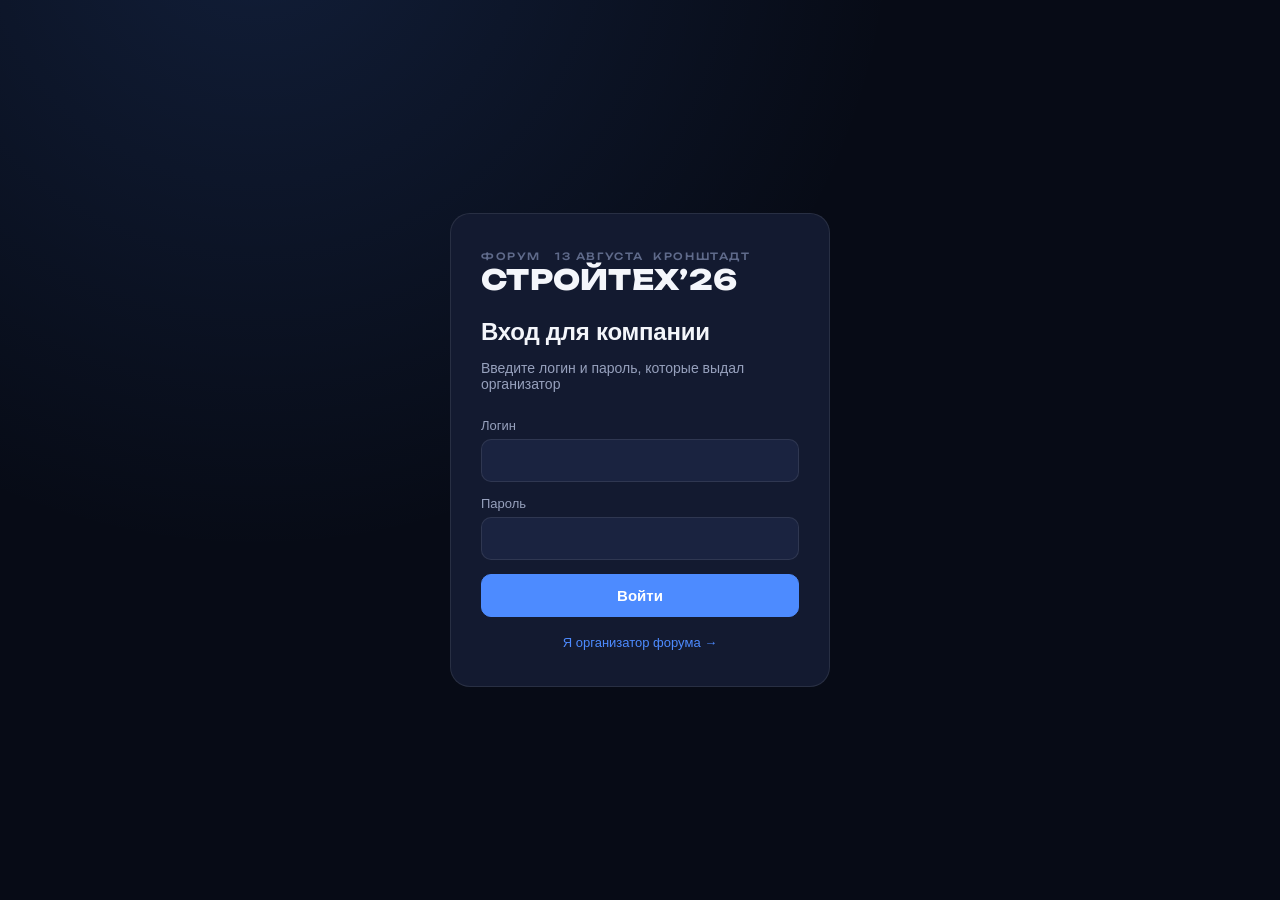
<file: index.html>
<!doctype html>
<html lang="ru">
<head>
  <meta charset="UTF-8" />
  <meta name="viewport" content="width=device-width, initial-scale=1, viewport-fit=cover" />
  <title>Деловые знакомства форума — вход</title>
  <link rel="icon" type="image/png" sizes="32x32" href="icons/favicon-32.png" />
  <link rel="icon" type="image/png" sizes="16x16" href="icons/favicon-16.png" />
  <link rel="apple-touch-icon" href="icons/apple-touch-icon.png" />
  <link rel="manifest" href="manifest.json" />
  <meta name="theme-color" content="#070b16" />
  <meta name="apple-mobile-web-app-capable" content="yes" />
  <meta name="apple-mobile-web-app-status-bar-style" content="black-translucent" />
  <meta name="apple-mobile-web-app-title" content="B2B-знакомства" />
  <link rel="preconnect" href="https://fonts.googleapis.com" />
  <link rel="preconnect" href="https://fonts.gstatic.com" crossorigin />
  <link href="https://fonts.googleapis.com/css2?family=Unbounded:wght@500;700;800&display=swap" rel="stylesheet" />
  <link rel="stylesheet" href="css/style.css" />
</head>
<body>
  <div class="auth-page">
    <div class="auth-box card-surface">
      <div class="event-logo">
        <div class="event-logo__eyebrow"><span>Форум</span><span>13 августа&nbsp;&nbsp;Кронштадт</span></div>
        <div class="event-logo__title">Стройтех’26</div>
      </div>
      <h1>Вход для компании</h1>
      <p class="sub">Введите логин и пароль, которые выдал организатор</p>

      <div class="auth-error" id="loginError"></div>

      <form id="loginForm">
        <div class="field">
          <label for="username">Логин</label>
          <input id="username" name="username" type="text" autocomplete="username" required />
        </div>
        <div class="field">
          <label for="password">Пароль</label>
          <input id="password" name="password" type="password" autocomplete="current-password" required />
        </div>
        <button class="btn btn--primary btn--block" type="submit" id="loginBtn">Войти</button>
      </form>

      <div class="auth-footer-link">
        <a href="admin.html">Я организатор форума →</a>
      </div>
    </div>
  </div>

  <script type="module" src="js/auth.js"></script>
</body>
</html>
</file>
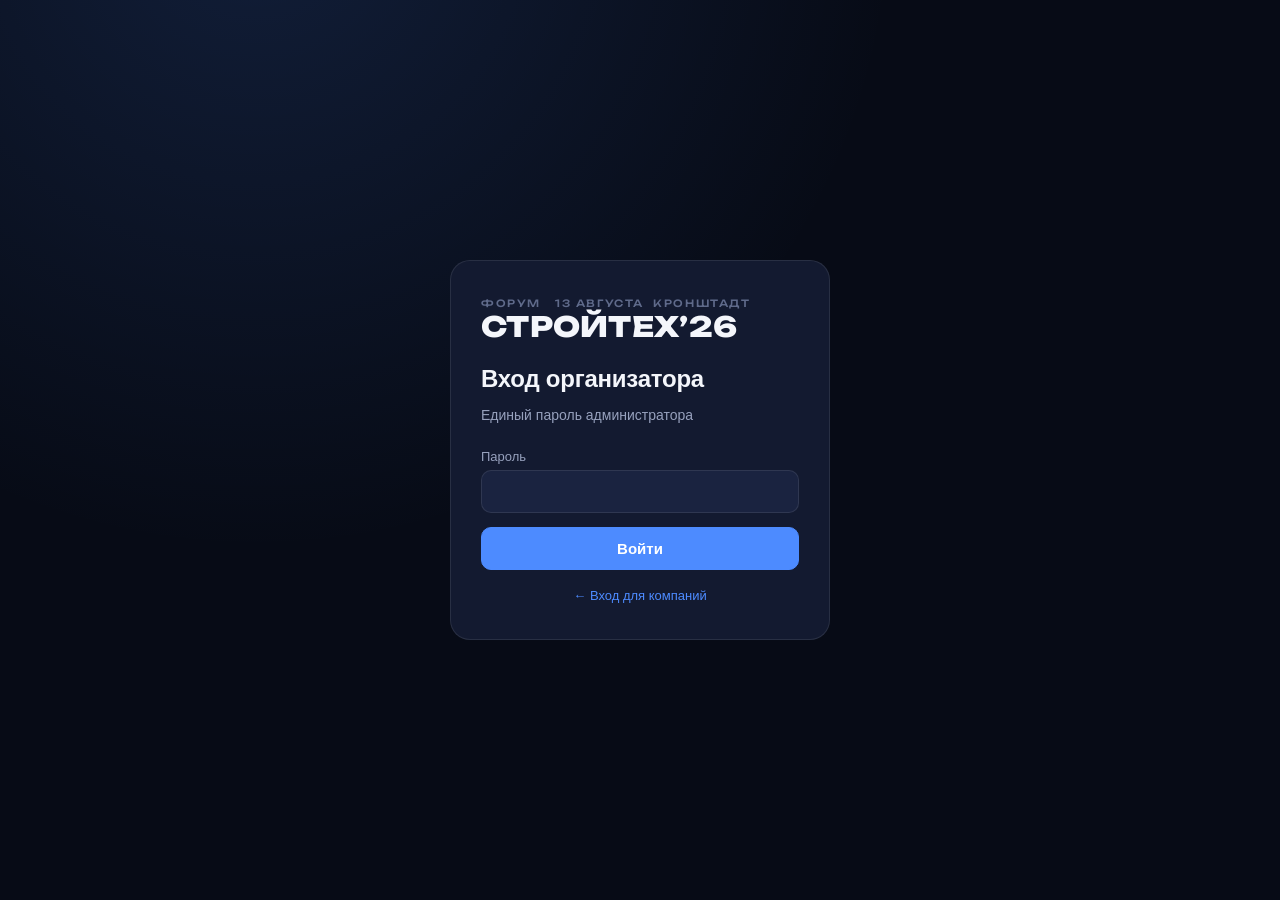
<file: admin.html>
<!doctype html>
<html lang="ru">
<head>
  <meta charset="UTF-8" />
  <meta name="viewport" content="width=device-width, initial-scale=1, viewport-fit=cover" />
  <title>Админ-панель — деловые знакомства форума</title>
  <link rel="icon" type="image/png" sizes="32x32" href="icons/favicon-32.png" />
  <link rel="icon" type="image/png" sizes="16x16" href="icons/favicon-16.png" />
  <link rel="apple-touch-icon" href="icons/apple-touch-icon.png" />
  <meta name="theme-color" content="#070b16" />
  <meta name="apple-mobile-web-app-capable" content="yes" />
  <meta name="apple-mobile-web-app-status-bar-style" content="black-translucent" />
  <meta name="apple-mobile-web-app-title" content="Админка форума" />
  <link rel="preconnect" href="https://fonts.googleapis.com" />
  <link rel="preconnect" href="https://fonts.gstatic.com" crossorigin />
  <link href="https://fonts.googleapis.com/css2?family=Unbounded:wght@500;700;800&display=swap" rel="stylesheet" />
  <link rel="stylesheet" href="css/style.css" />
</head>
<body>
  <!-- Экран входа админа -->
  <div class="auth-page" id="adminLoginScreen">
    <div class="auth-box card-surface">
      <div class="event-logo">
        <div class="event-logo__eyebrow"><span>Форум</span><span>13 августа&nbsp;&nbsp;Кронштадт</span></div>
        <div class="event-logo__title">Стройтех’26</div>
      </div>
      <h1>Вход организатора</h1>
      <p class="sub">Единый пароль администратора</p>

      <div class="auth-error" id="adminLoginError"></div>

      <form id="adminLoginForm">
        <div class="field">
          <label for="adminPassword">Пароль</label>
          <input id="adminPassword" type="password" autocomplete="current-password" required />
        </div>
        <button class="btn btn--primary btn--block" type="submit" id="adminLoginBtn">Войти</button>
      </form>

      <div class="auth-footer-link">
        <a href="index.html">← Вход для компаний</a>
      </div>
    </div>
  </div>

  <!-- Панель администратора -->
  <div class="admin-shell" id="adminPanel" hidden>
    <div class="admin-header">
      <div>
        <div class="event-logo">
          <div class="event-logo__eyebrow"><span>Форум</span><span>13 августа&nbsp;&nbsp;Кронштадт</span></div>
          <div class="event-logo__title">Стройтех’26</div>
        </div>
        <h1>Компании-участники</h1>
      </div>
      <div style="display:flex; gap:10px; flex-wrap:wrap;">
        <button class="btn" id="adminLogoutBtn">Выйти</button>
        <button class="btn btn--primary" id="openAddFormBtn">+ Добавить компанию</button>
      </div>
    </div>

    <div class="admin-toolbar">
      <input type="search" id="companySearch" class="admin-toolbar__search" placeholder="Поиск по названию, сфере, контакту, логину…" />
      <div class="admin-toolbar__actions">
        <button class="btn btn--sm" id="downloadTemplateBtn">Скачать шаблон</button>
        <button class="btn btn--sm" id="uploadTemplateBtn">Загрузить шаблон</button>
        <input type="file" id="uploadTemplateInput" accept=".csv" hidden />
        <button class="btn btn--sm" id="regenAllPasswordsBtn">Сгенерировать пароли всем</button>
      </div>
    </div>

    <div id="newCredentialsPanel"></div>
    <div id="bulkResultPanel"></div>

    <div class="admin-table-wrap card-surface" style="padding: 6px;">
      <table class="admin-table">
        <thead>
          <tr>
            <th>Компания</th>
            <th>Сфера</th>
            <th>Контакт</th>
            <th>Доступ</th>
            <th></th>
          </tr>
        </thead>
        <tbody id="companiesTableBody"></tbody>
      </table>
    </div>
  </div>

  <!-- Форма добавления/редактирования -->
  <div class="modal-overlay" id="companyFormModal">
    <div class="modal-sheet" style="max-width:640px;">
      <h3 id="companyFormTitle" style="margin-bottom:16px;">Добавить компанию</h3>
      <form id="companyForm">
        <input type="hidden" id="companyId" />
        <div class="form-grid">
          <div class="field field--full">
            <label>Название компании</label>
            <input id="f_name" required />
          </div>
          <div class="field field--full">
            <label>Ссылка на фото (URL)</label>
            <input id="f_photo_url" type="url" placeholder="https://…" />
          </div>
          <div class="field">
            <label>Сфера деятельности</label>
            <select id="f_industry" required>
              <option value="" disabled selected>— Выберите сферу —</option>
              <option>Строительство</option>
              <option>ИТ</option>
              <option>Сельское хозяйство</option>
              <option>Промышленность</option>
              <option>Логистика</option>
              <option>Финансы</option>
              <option>Недвижимость</option>
              <option>Розничная торговля</option>
              <option>Другое</option>
            </select>
          </div>
          <div class="field">
            <label>Имя контактного лица</label>
            <input id="f_contact_first_name" />
          </div>
          <div class="field field--full">
            <label>Чем занимается <span class="char-counter" id="count_description">0 / 110</span></label>
            <textarea id="f_description" rows="2" maxlength="110"></textarea>
          </div>
          <div class="field field--full">
            <label>Что предлагает <span class="char-counter" id="count_offer">0 / 110</span></label>
            <textarea id="f_offer" rows="2" maxlength="110"></textarea>
          </div>
          <div class="field field--full">
            <label>Что интересно обсудить <span class="char-counter" id="count_discuss_topics">0 / 110</span></label>
            <textarea id="f_discuss_topics" rows="2" maxlength="110"></textarea>
          </div>
          <div class="field">
            <label>Логин</label>
            <input id="f_username" required />
          </div>
          <div class="field">
            <label>Пароль <span id="passwordHint" style="color:var(--text-faint); font-weight:400;"></span></label>
            <div style="display:flex; gap:6px;">
              <input id="f_password" autocomplete="new-password" />
              <button type="button" class="btn btn--sm" id="genPasswordBtn">Сгенерировать</button>
            </div>
          </div>
        </div>
        <div style="display:flex; gap:10px; margin-top:20px; justify-content:flex-end;">
          <button type="button" class="btn" id="cancelFormBtn">Отмена</button>
          <button type="submit" class="btn btn--primary" id="saveCompanyBtn">Сохранить</button>
        </div>
      </form>
    </div>
  </div>

  <script type="module" src="js/admin.js"></script>
</body>
</html>
</file>
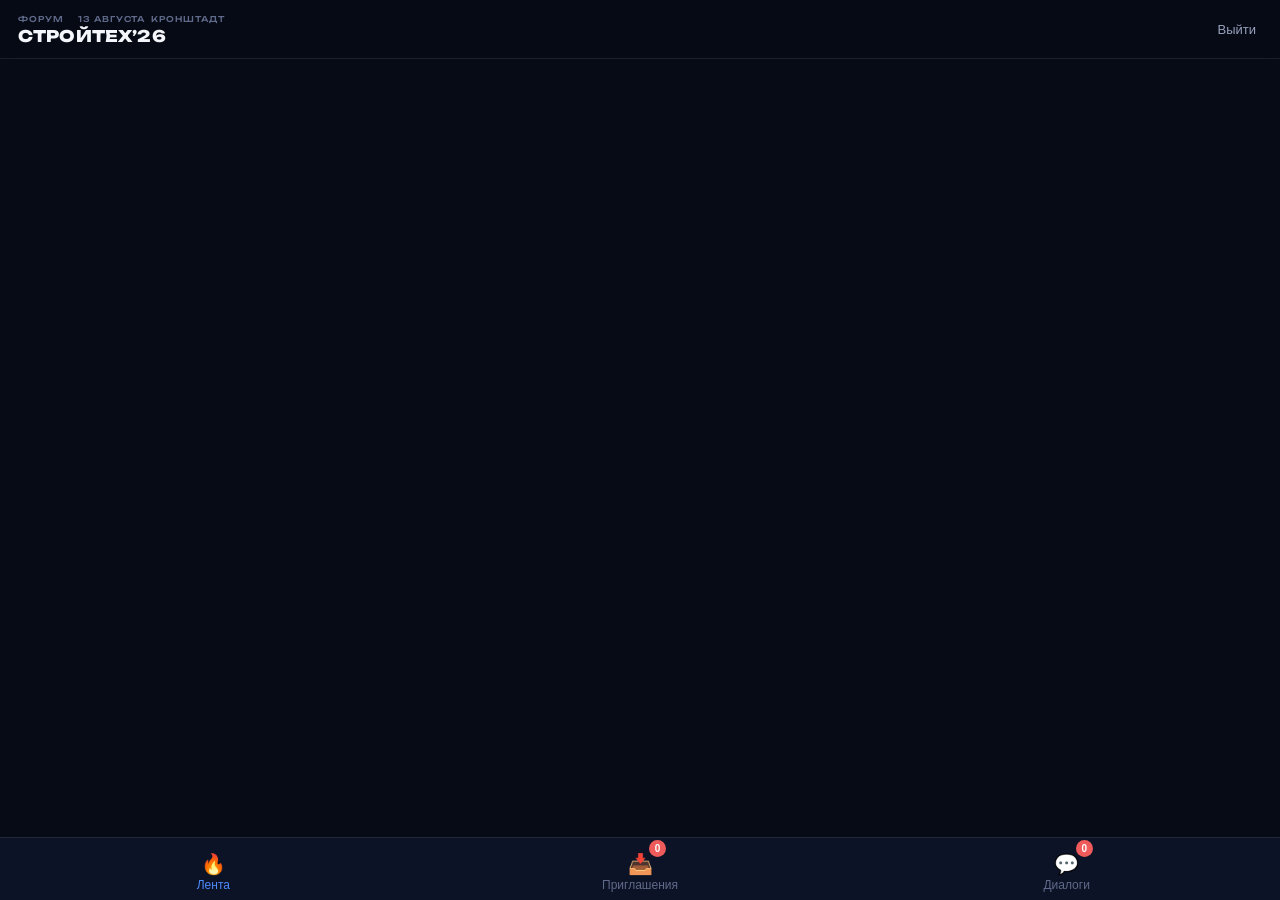
<file: app.html>
<!doctype html>
<html lang="ru">
<head>
  <meta charset="UTF-8" />
  <meta name="viewport" content="width=device-width, initial-scale=1, viewport-fit=cover" />
  <title>Деловые знакомства форума</title>
  <link rel="icon" type="image/png" sizes="32x32" href="icons/favicon-32.png" />
  <link rel="icon" type="image/png" sizes="16x16" href="icons/favicon-16.png" />
  <link rel="apple-touch-icon" href="icons/apple-touch-icon.png" />
  <link rel="manifest" href="manifest.json" />
  <meta name="theme-color" content="#070b16" />
  <meta name="apple-mobile-web-app-capable" content="yes" />
  <meta name="apple-mobile-web-app-status-bar-style" content="black-translucent" />
  <meta name="apple-mobile-web-app-title" content="B2B-знакомства" />
  <link rel="preconnect" href="https://fonts.googleapis.com" />
  <link rel="preconnect" href="https://fonts.gstatic.com" crossorigin />
  <link href="https://fonts.googleapis.com/css2?family=Unbounded:wght@500;700;800&display=swap" rel="stylesheet" />
  <link rel="stylesheet" href="css/style.css" />
</head>
<body class="app-body">
  <div class="app-shell">
    <header class="app-header">
      <div>
        <div class="event-logo">
          <div class="event-logo__eyebrow"><span>Форум</span><span>13 августа&nbsp;&nbsp;Кронштадт</span></div>
          <div class="event-logo__title">Стройтех’26</div>
        </div>
        <div class="company-name" id="myCompanyName"></div>
      </div>
      <button class="icon-btn" id="logoutBtn" title="Выйти">Выйти</button>
    </header>

    <main class="app-main">
      <!-- Лента -->
      <section class="view is-active" id="view-feed">
        <div class="stack" id="feedStack"></div>
        <div class="swipe-actions" id="feedActions" style="display:none">
          <button class="round-btn round-btn--nope" id="feedNope" title="Неинтересно">✕</button>
          <button class="round-btn round-btn--like" id="feedLike" title="Хочу пообщаться">♥</button>
        </div>
      </section>

      <!-- Приглашения -->
      <section class="view" id="view-invitations">
        <h2 style="margin-bottom:14px;">Приглашения</h2>
        <div id="invitationsList"></div>
      </section>

      <!-- Диалоги -->
      <section class="view" id="view-dialogs">
        <h2 style="margin-bottom:14px;">Диалоги</h2>
        <div id="dialogsList"></div>
      </section>

      <!-- Чат -->
      <section class="view" id="view-chat">
        <div class="chat-view">
          <div class="chat-header">
            <button class="icon-btn" id="chatBack">← Назад</button>
            <img class="chat-header__avatar" id="chatAvatar" alt="" />
            <div>
              <div style="font-weight:600; font-size:14px;" id="chatName"></div>
              <div style="font-size:12px; color:var(--text-dim);" id="chatContact"></div>
            </div>
          </div>
          <div class="chat-messages" id="chatMessages"></div>
          <div class="chat-input-row">
            <textarea id="chatInput" placeholder="Сообщение…"></textarea>
            <button class="btn btn--primary" id="chatSend">Отправить</button>
          </div>
        </div>
      </section>
    </main>

    <nav class="tabbar" id="tabbar">
      <button class="tabbar__item is-active" data-tab="feed">
        <span class="tabbar__icon">🔥</span>Лента
      </button>
      <button class="tabbar__item" data-tab="invitations">
        <span class="tabbar__icon">📥</span>Приглашения
        <span class="badge" id="invitationsBadge" hidden>0</span>
      </button>
      <button class="tabbar__item" data-tab="dialogs">
        <span class="tabbar__icon">💬</span>Диалоги
        <span class="badge" id="dialogsBadge" hidden>0</span>
      </button>
    </nav>
  </div>

  <!-- Попап карточки из приглашений -->
  <div class="modal-overlay" id="cardModal">
    <div class="modal-sheet" id="cardModalContent"></div>
  </div>

  <!-- Оверлей мэтча -->
  <div class="match-overlay" id="matchOverlay">
    <div>
      <div class="match-avatars">
        <img id="matchAvatarMe" alt="" />
        <img id="matchAvatarThem" alt="" />
      </div>
      <h2>Это мэтч!</h2>
      <p id="matchText"></p>
      <button class="btn btn--primary" id="matchGoToChat">Написать сообщение</button>
      <div style="margin-top:10px;">
        <button class="btn btn--ghost" id="matchContinue">Продолжить смотреть ленту</button>
      </div>
    </div>
  </div>

  <script type="module" src="js/app.js"></script>
</body>
</html>
</file>
<file: css/style.css>
:root {
  --bg: #070b16;
  --bg-elev: #0d1326;
  --surface: #131a30;
  --surface-2: #1a2340;
  --border: rgba(255, 255, 255, 0.09);
  --text: #f4f6fb;
  --text-dim: #97a1bd;
  --text-faint: #5f6a8a;
  --accent: #4d8bff;
  --accent-strong: #3670e0;
  --accent-soft: rgba(77, 139, 255, 0.14);
  --danger: #ef5b5b;
  --success: #34c98a;
  --radius: 14px;
  --radius-lg: 20px;
  --shadow: 0 20px 50px rgba(0, 0, 0, 0.45);
  --font: 'Inter', -apple-system, BlinkMacSystemFont, 'Segoe UI', Roboto, Arial, sans-serif;
  --font-display: 'Unbounded', var(--font);
}

* { box-sizing: border-box; }

html, body {
  margin: 0;
  padding: 0;
  background: var(--bg);
  color: var(--text);
  font-family: var(--font);
  -webkit-tap-highlight-color: transparent;
}

body {
  min-height: 100svh;
  display: flex;
  flex-direction: column;
}

/* Экран приложения (не логин/админка) ведёт себя как нативный: страница
   сама никогда не скроллится и не "отскакивает" резиной при свайпе —
   прокручиваются только внутренние списки (.app-main), а лента вообще
   без скролла. Без этого iOS Safari на любом жесте, начавшемся чуть
   мимо карточки, пытается прокрутить всю страницу целиком. */
body.app-body {
  position: fixed;
  inset: 0;
  overflow: hidden;
  overscroll-behavior: none;
}

a { color: var(--accent); text-decoration: none; }

h1, h2, h3 { margin: 0; font-weight: 700; letter-spacing: -0.01em; }

button { font-family: inherit; }

input, textarea, select {
  font-family: inherit;
  background: var(--surface-2);
  border: 1px solid var(--border);
  color: var(--text);
  border-radius: 10px;
  padding: 12px 14px;
  font-size: 15px;
  width: 100%;
}
select { appearance: none; background-image: url("data:image/svg+xml;charset=UTF-8,%3Csvg xmlns='http://www.w3.org/2000/svg' viewBox='0 0 20 20' fill='none'%3E%3Cpath d='M5 8l5 5 5-5' stroke='%2397a1bd' stroke-width='1.6' stroke-linecap='round' stroke-linejoin='round'/%3E%3C/svg%3E"); background-repeat: no-repeat; background-position: right 12px center; padding-right: 36px; }
select:invalid { color: var(--text-faint); }
input::placeholder, textarea::placeholder { color: var(--text-faint); }
input:focus, textarea:focus, select:focus {
  outline: none;
  border-color: var(--accent);
  box-shadow: 0 0 0 3px var(--accent-soft);
}

.btn {
  display: inline-flex;
  align-items: center;
  justify-content: center;
  gap: 8px;
  padding: 12px 20px;
  border-radius: 10px;
  border: 1px solid var(--border);
  background: var(--surface-2);
  color: var(--text);
  font-size: 15px;
  font-weight: 600;
  cursor: pointer;
  transition: transform 0.15s ease, background 0.15s ease, border-color 0.15s ease;
}
.btn:hover { border-color: var(--accent); }
.btn:active { transform: scale(0.97); }
.btn--primary { background: var(--accent); border-color: var(--accent); color: #fff; }
.btn--primary:hover { background: var(--accent-strong); }
.btn--danger { background: transparent; border-color: var(--danger); color: var(--danger); }
.btn--ghost { background: transparent; }
.btn--block { width: 100%; }
.btn--sm { padding: 8px 12px; font-size: 13px; }
.btn:disabled { opacity: 0.5; cursor: not-allowed; }

.card-surface {
  background: var(--surface);
  border: 1px solid var(--border);
  border-radius: var(--radius-lg);
}

/* ---------- Auth screens ---------- */
.auth-page {
  flex: 1;
  display: flex;
  align-items: center;
  justify-content: center;
  padding: 24px;
  background:
    radial-gradient(circle at 20% -10%, rgba(77, 139, 255, 0.15), transparent 45%),
    var(--bg);
}
.auth-box {
  width: 100%;
  max-width: 380px;
  padding: 36px 30px;
}
.auth-box .event-logo { margin-bottom: 24px; }
.auth-box h1 { font-size: 24px; margin-bottom: 6px; }

/* ---------- Event logo (лого форума, текстовый леттеринг) ---------- */
.event-logo { display: flex; flex-direction: column; gap: 4px; width: fit-content; max-width: 100%; }
.event-logo__eyebrow {
  display: flex;
  justify-content: space-between;
  gap: 14px;
  font-family: var(--font-display);
  font-weight: 500;
  letter-spacing: 0.16em;
  text-transform: uppercase;
  color: var(--text-faint);
  white-space: nowrap;
}
.event-logo__title {
  font-family: var(--font-display);
  font-weight: 800;
  letter-spacing: 0.01em;
  text-transform: uppercase;
  color: var(--text);
  line-height: 1;
}
.auth-box .event-logo__eyebrow { font-size: 10px; }
.auth-box .event-logo__title { font-size: 28px; }
.app-header .event-logo__eyebrow,
.admin-header .event-logo__eyebrow { font-size: 8px; letter-spacing: 0.12em; }
.app-header .event-logo__title,
.admin-header .event-logo__title { font-size: 16px; }
.admin-header .event-logo { margin-bottom: 4px; }
.auth-box .sub { color: var(--text-dim); font-size: 14px; margin-bottom: 26px; }
.field { margin-bottom: 14px; }
.field label { display: flex; justify-content: space-between; align-items: baseline; gap: 8px; font-size: 13px; color: var(--text-dim); margin-bottom: 6px; }
.char-counter { font-size: 11px; color: var(--text-faint); font-variant-numeric: tabular-nums; flex-shrink: 0; }
.char-counter.is-near-limit { color: var(--warn, #c98a34); }
.auth-error {
  background: rgba(239, 91, 91, 0.12);
  border: 1px solid rgba(239, 91, 91, 0.35);
  color: #ffb3b3;
  font-size: 13px;
  padding: 10px 12px;
  border-radius: 8px;
  margin-bottom: 14px;
  display: none;
}
.auth-error.is-visible { display: block; }
.auth-footer-link { text-align: center; margin-top: 18px; font-size: 13px; color: var(--text-dim); }

/* ---------- App shell ---------- */
.app-shell { flex: 1; display: flex; flex-direction: column; min-height: 100svh; }
.app-header {
  position: sticky;
  top: 0;
  z-index: 20;
  display: flex;
  align-items: center;
  justify-content: space-between;
  padding: calc(14px + env(safe-area-inset-top, 0px)) 18px 14px;
  background: rgba(7, 11, 22, 0.9);
  backdrop-filter: blur(10px);
  border-bottom: 1px solid var(--border);
}
.app-header .company-name { font-size: 13px; color: var(--text-dim); }
.icon-btn {
  background: none; border: none; color: var(--text-dim); cursor: pointer;
  padding: 6px; border-radius: 8px; font-size: 13px;
}
.icon-btn:hover { color: var(--text); }

.app-main { flex: 1; overflow-y: auto; overscroll-behavior-y: contain; padding: 20px 16px calc(24px + var(--tabbar-h, 78px)); max-width: 640px; margin: 0 auto; width: 100%; }

.tabbar {
  position: fixed;
  bottom: 0; left: 0; right: 0;
  display: flex;
  background: rgb(13, 19, 38);
  border-top: 1px solid var(--border);
  z-index: 30;
  padding-bottom: env(safe-area-inset-bottom, 0);
}
.tabbar__item {
  flex: 1;
  display: flex;
  flex-direction: column;
  align-items: center;
  gap: 4px;
  padding: 16px 0 8px;
  background: none;
  border: none;
  color: var(--text-faint);
  cursor: pointer;
  font-size: 12px;
  position: relative;
}
.tabbar__item.is-active { color: var(--accent); }
.tabbar__icon { font-size: 20px; line-height: 1; }
.badge {
  position: absolute;
  top: 2px;
  right: calc(50% - 26px);
  background: var(--danger);
  color: #fff;
  font-size: 10px;
  font-weight: 700;
  min-width: 17px;
  height: 17px;
  border-radius: 9px;
  display: flex;
  align-items: center;
  justify-content: center;
  padding: 0 4px;
}

.view { display: none; }
.view.is-active { display: block; }

/* Лента — единственная вкладка, которая должна целиком помещаться на
   экране без прокрутки (карточка + кнопки лайк/дизлайк). Вместо того
   чтобы гадать высоту в svh, вкладка становится фиксированным блоком
   ровно между шапкой и нижним меню (их реальная высота приходит из
   JS в переменные --header-h/--tabbar-h), а стопка карточек — flex-
   элементом внутри неё, поэтому она никогда не может вылезти за
   пределы видимой области, на любом экране. */
#view-feed.is-active {
  position: fixed;
  top: var(--header-h, 64px);
  left: 0;
  right: 0;
  /* Высота, а не bottom: смартфонные браузеры (в первую очередь Safari)
     то сворачивают, то разворачивают адресную строку прямо во время
     свайпа, и высота видимой области при этом меняется. Заданный через
     bottom элемент просто резко перескакивает на новый размер. 100dvh
     — это тот же размер экрана, что браузер и так уже плавно анимирует
     сам при сворачивании панели, поэтому карточка меняется вместе с
     ней, без рывка. Обычный vh — запасной вариант для очень старых
     браузеров, которые ещё не знают про dvh. */
  height: calc(100vh - var(--header-h, 64px) - var(--tabbar-h, 78px));
  height: calc(100dvh - var(--header-h, 64px) - var(--tabbar-h, 78px));
  z-index: 5;
  display: flex;
  flex-direction: column;
  padding: 14px 16px 16px;
  overflow: hidden;
  transition: height 0.25s ease;
}
@media (prefers-reduced-motion: reduce) {
  #view-feed.is-active { transition: none; }
}

/* ---------- Swipe feed ---------- */
.stack {
  position: relative;
  flex: 1;
  min-height: 0;
  max-width: 380px;
  width: 100%;
  margin: 0 auto;
}
.swipe-card {
  position: absolute;
  inset: 0;
  border-radius: var(--radius-lg);
  overflow: hidden;
  background: var(--surface);
  border: 1px solid var(--border);
  box-shadow: var(--shadow);
  touch-action: none;
  user-select: none;
  cursor: grab;
  display: flex;
  flex-direction: column;
  transition: transform 0.3s cubic-bezier(0.22, 1, 0.36, 1);
}
.swipe-card:active { cursor: grabbing; }

/* Карточка позади в стопке — чуть меньше и сдвинута вниз, "выглядывает"
   из-за верхней. Когда верхнюю смахивают, этот класс снимается, и
   карточка плавно дорастает до полного размера вместо того чтобы
   просто мгновенно появиться такой при переотрисовке стопки. */
.swipe-card--peek { transform: scale(0.96) translateY(8px); pointer-events: none; }

@media (prefers-reduced-motion: reduce) {
  .swipe-card { transition: none; }
}

.swipe-card__media { position: relative; flex: 1 1 50%; min-height: 0; overflow: hidden; }
.swipe-card__photo {
  width: 100%;
  height: 100%;
  object-fit: cover;
  background: var(--surface-2);
  pointer-events: none;
  display: block;
}
.swipe-card__scrim {
  position: absolute;
  inset: 0;
  background: linear-gradient(to top, rgba(3, 5, 12, 0.88) 0%, rgba(3, 5, 12, 0.4) 42%, transparent 72%);
  pointer-events: none;
}
.swipe-card__media-overlay {
  position: absolute;
  left: 0; right: 0; bottom: 0;
  padding: 14px 16px 12px;
  display: flex;
  align-items: center;
  gap: 8px;
  flex-wrap: wrap;
}
.swipe-card__name-overlay {
  font-size: 19px;
  font-weight: 700;
  color: #fff;
  text-shadow: 0 1px 4px rgba(0, 0, 0, 0.5);
  min-width: 0;
  overflow: hidden;
  text-overflow: ellipsis;
  white-space: nowrap;
}
.swipe-card__industry-pill {
  flex-shrink: 0;
  background: var(--accent);
  color: #fff;
  font-size: 11px;
  font-weight: 700;
  padding: 4px 11px;
  border-radius: 999px;
}

.swipe-card__body { padding: 14px 18px; overflow-y: auto; flex: 1 1 50%; min-height: 0; }

/* Used when a card is shown inside a modal popup instead of the swipe
   stack: sizes to its own content (single scroll region = the modal
   sheet) instead of filling a fixed-height absolutely-positioned box. */
.swipe-card--static { position: relative; inset: auto; height: auto; cursor: default; touch-action: auto; }
.swipe-card--static .swipe-card__media { flex: none; height: 130px; }
.swipe-card--static .swipe-card__section { margin-bottom: 9px; }
.swipe-card--static .swipe-card__body { padding: 12px 16px; }
.swipe-card--static .swipe-card__body { overflow-y: visible; flex: none; }
.swipe-card__section { margin-bottom: 12px; }
.swipe-card__section:last-child { margin-bottom: 0; }
.swipe-card__section-title { font-size: 11px; text-transform: uppercase; letter-spacing: 0.08em; color: var(--text-faint); margin-bottom: 4px; }
.swipe-card__section-text { font-size: 14px; color: var(--text-dim); line-height: 1.5; }
.swipe-card__contact { font-size: 13px; color: var(--text-dim); margin-top: 10px; }
.swipe-card__more { display: flex; flex-direction: column; gap: 12px; }
.swipe-card--collapsed .swipe-card__more { display: none; }

.swipe-card__more-toggle {
  display: none;
  position: absolute;
  right: 14px; bottom: 14px;
  width: 30px; height: 30px;
  border-radius: 50%;
  border: none;
  background: rgba(19, 26, 48, 0.72);
  backdrop-filter: blur(6px);
  color: var(--text-dim);
  align-items: center;
  justify-content: center;
  pointer-events: none;
}
.swipe-card--collapsed .swipe-card__more-toggle { display: flex; }
.swipe-card__more-toggle svg { width: 15px; height: 15px; }

.swipe-badge {
  position: absolute;
  top: 22px;
  padding: 6px 14px;
  border: 3px solid;
  border-radius: 8px;
  font-weight: 800;
  font-size: 20px;
  text-transform: uppercase;
  letter-spacing: 0.05em;
  opacity: 0;
  pointer-events: none;
}
.swipe-badge--like { left: 20px; color: var(--success); border-color: var(--success); transform: rotate(-12deg); }
.swipe-badge--nope { right: 20px; color: var(--danger); border-color: var(--danger); transform: rotate(12deg); }

.swipe-actions {
  display: flex;
  justify-content: center;
  align-items: center;
  gap: 22px;
  flex-shrink: 0;
  padding-top: 14px;
}
.round-btn {
  width: 54px; height: 54px;
  border-radius: 50%;
  border: 1px solid var(--border);
  background: var(--surface);
  color: var(--text);
  font-size: 24px;
  display: flex; align-items: center; justify-content: center;
  cursor: pointer;
  box-shadow: 0 8px 20px rgba(0,0,0,0.3);
}
.round-btn--nope { color: var(--danger); }
.round-btn--like { color: var(--success); }
.round-btn:active { transform: scale(0.92); }

.empty-state {
  text-align: center;
  color: var(--text-dim);
  padding: 60px 20px;
  font-size: 15px;
}
.empty-state__icon { font-size: 40px; margin-bottom: 12px; }

/* ---------- Lists (invitations / dialogs) ---------- */
.list-item {
  display: flex;
  align-items: center;
  gap: 12px;
  padding: 12px;
  border-radius: var(--radius);
  cursor: pointer;
  margin-bottom: 8px;
  border: 1px solid transparent;
}
.list-item:hover { background: var(--surface); border-color: var(--border); }
.list-item.is-declined { opacity: 0.45; }
.list-item__avatar {
  width: 52px; height: 52px; border-radius: 50%;
  object-fit: cover; flex-shrink: 0; background: var(--surface-2);
}
.list-item__main { flex: 1; min-width: 0; }
.list-item__title { font-size: 15px; font-weight: 600; display: flex; align-items: center; gap: 6px; }
.list-item__subtitle {
  font-size: 13px; color: var(--text-dim);
  overflow: hidden; text-overflow: ellipsis; white-space: nowrap;
}
.pill {
  font-size: 10px;
  padding: 2px 8px;
  border-radius: 20px;
  background: var(--surface-2);
  color: var(--text-faint);
  font-weight: 600;
}
.pill--new { background: var(--accent-soft); color: var(--accent); }
.list-item__time { font-size: 11px; color: var(--text-faint); flex-shrink: 0; }

/* ---------- Chat ---------- */
/* Full-viewport overlay (not nested in app-main's own scroll container) so
   there is exactly one scroll region (.chat-messages) and no sticky-offset
   math tied to the outer header's height. */
.chat-view { position: fixed; inset: 0; z-index: 40; background: var(--bg); display: flex; flex-direction: column; }
.chat-header {
  display: flex; align-items: center; gap: 10px;
  padding: 12px 16px;
  border-bottom: 1px solid var(--border);
  background: var(--bg);
  flex-shrink: 0;
}
.chat-header__avatar { width: 36px; height: 36px; border-radius: 50%; object-fit: cover; }
.chat-messages {
  flex: 1; overflow-y: auto; overscroll-behavior-y: contain; padding: 16px; display: flex; flex-direction: column; gap: 8px;
}
.msg {
  max-width: 78%;
  padding: 10px 13px;
  border-radius: 14px;
  font-size: 14px;
  line-height: 1.4;
  word-break: break-word;
}
.msg--in { align-self: flex-start; background: var(--surface-2); border-bottom-left-radius: 4px; }
.msg--out { align-self: flex-end; background: var(--accent); color: #fff; border-bottom-right-radius: 4px; }
.chat-input-row {
  display: flex; gap: 8px; padding: 12px 16px;
  border-top: 1px solid var(--border);
  background: var(--bg);
}
.chat-input-row textarea { resize: none; height: 44px; }

/* ---------- Modal / card-detail overlay ---------- */
/* Centered over the page (roughly where the card itself sits) rather than a
   bottom sheet — a bottom sheet that grows taller than its content reads as
   "sliding off the bottom"; a centered card that covers what's behind it
   reads as "this is the card, just bigger". */
.modal-overlay {
  position: fixed; inset: 0; background: rgba(4, 6, 14, 0.72);
  display: flex; align-items: center; justify-content: center;
  padding: 20px;
  z-index: 50; opacity: 0; pointer-events: none; transition: opacity 0.2s ease;
}
.modal-overlay.is-open { opacity: 1; pointer-events: auto; }
.modal-sheet {
  position: relative;
  width: 100%; max-width: 400px;
  background: var(--surface);
  border-radius: var(--radius-lg);
  padding: 22px;
  max-height: 88svh; overflow-y: auto;
  transform: scale(0.96);
  opacity: 0;
  transition: transform 0.2s ease, opacity 0.2s ease;
}
.modal-close-btn {
  position: absolute;
  top: 14px; right: 14px;
  width: 30px; height: 30px;
  border-radius: 50%;
  border: none;
  background: var(--surface-2);
  color: var(--text-dim);
  display: flex; align-items: center; justify-content: center;
  cursor: pointer;
  z-index: 2;
}
.modal-close-btn:hover { color: var(--text); }
.modal-close-btn svg { width: 15px; height: 15px; }
.modal-overlay.is-open .modal-sheet { transform: scale(1); opacity: 1; }
@media (prefers-reduced-motion: reduce) {
  .modal-sheet { transition: opacity 0.2s ease; transform: none; }
}

/* ---------- Admin ---------- */
.admin-shell { max-width: 980px; width: 100%; min-width: 0; margin: 0 auto; padding: calc(24px + env(safe-area-inset-top, 0px)) 18px 60px; }
.admin-header { display: flex; align-items: center; justify-content: space-between; margin-bottom: 22px; flex-wrap: wrap; gap: 10px; }
.admin-header h1 { font-size: 20px; }

.admin-toolbar { display: flex; flex-wrap: wrap; gap: 10px; align-items: center; margin-bottom: 16px; }
.admin-toolbar__search { max-width: 340px; flex: 1 1 220px; min-width: 0; }
.admin-toolbar__actions { display: flex; flex-wrap: wrap; gap: 8px; }

.import-summary {
  background: var(--surface);
  border: 1px solid var(--border);
  border-radius: var(--radius);
  padding: 16px;
  margin-bottom: 20px;
  font-size: 13.5px;
}
.import-summary h3 { font-size: 14px; margin-bottom: 8px; }
.import-summary ul { margin: 8px 0 0; padding-left: 18px; color: var(--text-dim); }
.import-summary li { margin-bottom: 3px; }
.import-summary .import-summary__errors { color: var(--danger); }

.admin-table-wrap { overflow-x: auto; }
table.admin-table { width: 100%; border-collapse: collapse; font-size: 13px; }
table.admin-table th {
  text-align: left; padding: 10px 12px; color: var(--text-faint);
  font-size: 11px; text-transform: uppercase; letter-spacing: 0.05em;
  border-bottom: 1px solid var(--border);
}
table.admin-table td { padding: 10px 12px; border-bottom: 1px solid var(--border); vertical-align: middle; }
table.admin-table tr:hover td { background: rgba(255,255,255,0.02); }
.credential-chip {
  display: inline-flex; align-items: center; gap: 6px;
  background: var(--surface-2); padding: 4px 8px; border-radius: 6px;
  font-family: 'SFMono-Regular', Consolas, monospace; font-size: 12px;
}
.credential-chip button { background: none; border: none; color: var(--accent); cursor: pointer; font-size: 12px; }
.row-actions { display: flex; gap: 6px; }

.form-grid { display: grid; grid-template-columns: 1fr 1fr; gap: 14px; }
.form-grid .field--full { grid-column: 1 / -1; }
@media (max-width: 600px) { .form-grid { grid-template-columns: 1fr; } }

.credentials-panel {
  background: var(--accent-soft);
  border: 1px solid rgba(77,139,255,0.4);
  border-radius: var(--radius);
  padding: 16px;
  margin-bottom: 20px;
}
.credentials-panel h3 { font-size: 14px; margin-bottom: 10px; }

.toast {
  position: fixed;
  left: 50%; bottom: 90px;
  transform: translateX(-50%) translateY(10px);
  background: var(--surface-2);
  border: 1px solid var(--border);
  color: var(--text);
  padding: 10px 18px;
  border-radius: 10px;
  font-size: 13px;
  z-index: 100;
  opacity: 0;
  pointer-events: none;
  transition: opacity 0.2s ease, transform 0.2s ease;
  box-shadow: var(--shadow);
}
.toast.is-visible { opacity: 1; transform: translateX(-50%) translateY(0); }
.toast--error { border-color: var(--danger); }
.toast--success { border-color: var(--success); }

.spinner {
  width: 22px; height: 22px; border-radius: 50%;
  border: 3px solid var(--border); border-top-color: var(--accent);
  animation: spin 0.7s linear infinite;
  margin: 30px auto;
}
@keyframes spin { to { transform: rotate(360deg); } }

.match-overlay {
  position: fixed; inset: 0; z-index: 60;
  background: rgba(4,6,14,0.85);
  display: flex; align-items: center; justify-content: center;
  opacity: 0; pointer-events: none; transition: opacity 0.25s ease;
  text-align: center; padding: 24px;
}
.match-overlay.is-open { opacity: 1; pointer-events: auto; }
.match-overlay h2 { font-size: 30px; color: var(--success); margin-bottom: 10px; }
.match-overlay p { color: var(--text-dim); margin-bottom: 24px; }
.match-avatars { display: flex; justify-content: center; gap: -10px; margin-bottom: 20px; }
.match-avatars img { width: 76px; height: 76px; border-radius: 50%; border: 3px solid var(--bg); object-fit: cover; margin: 0 -12px; }
</file>
